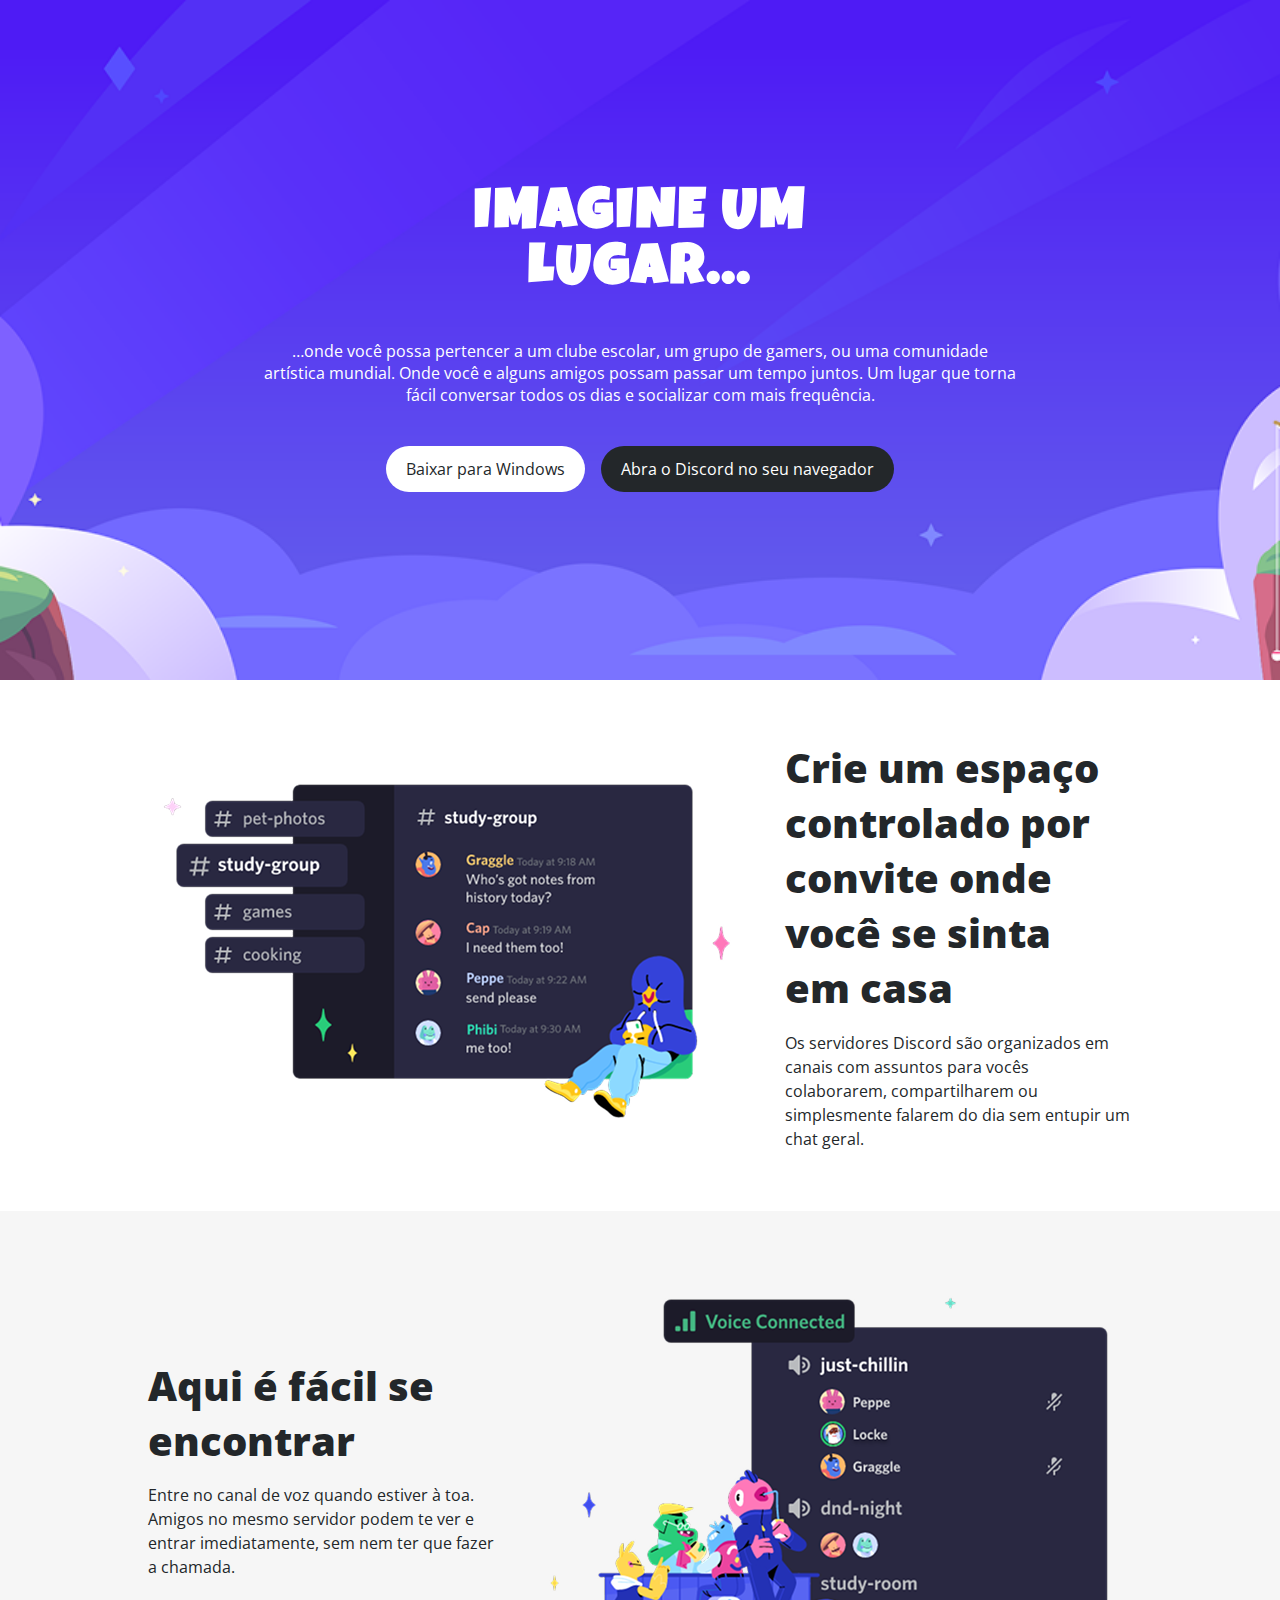
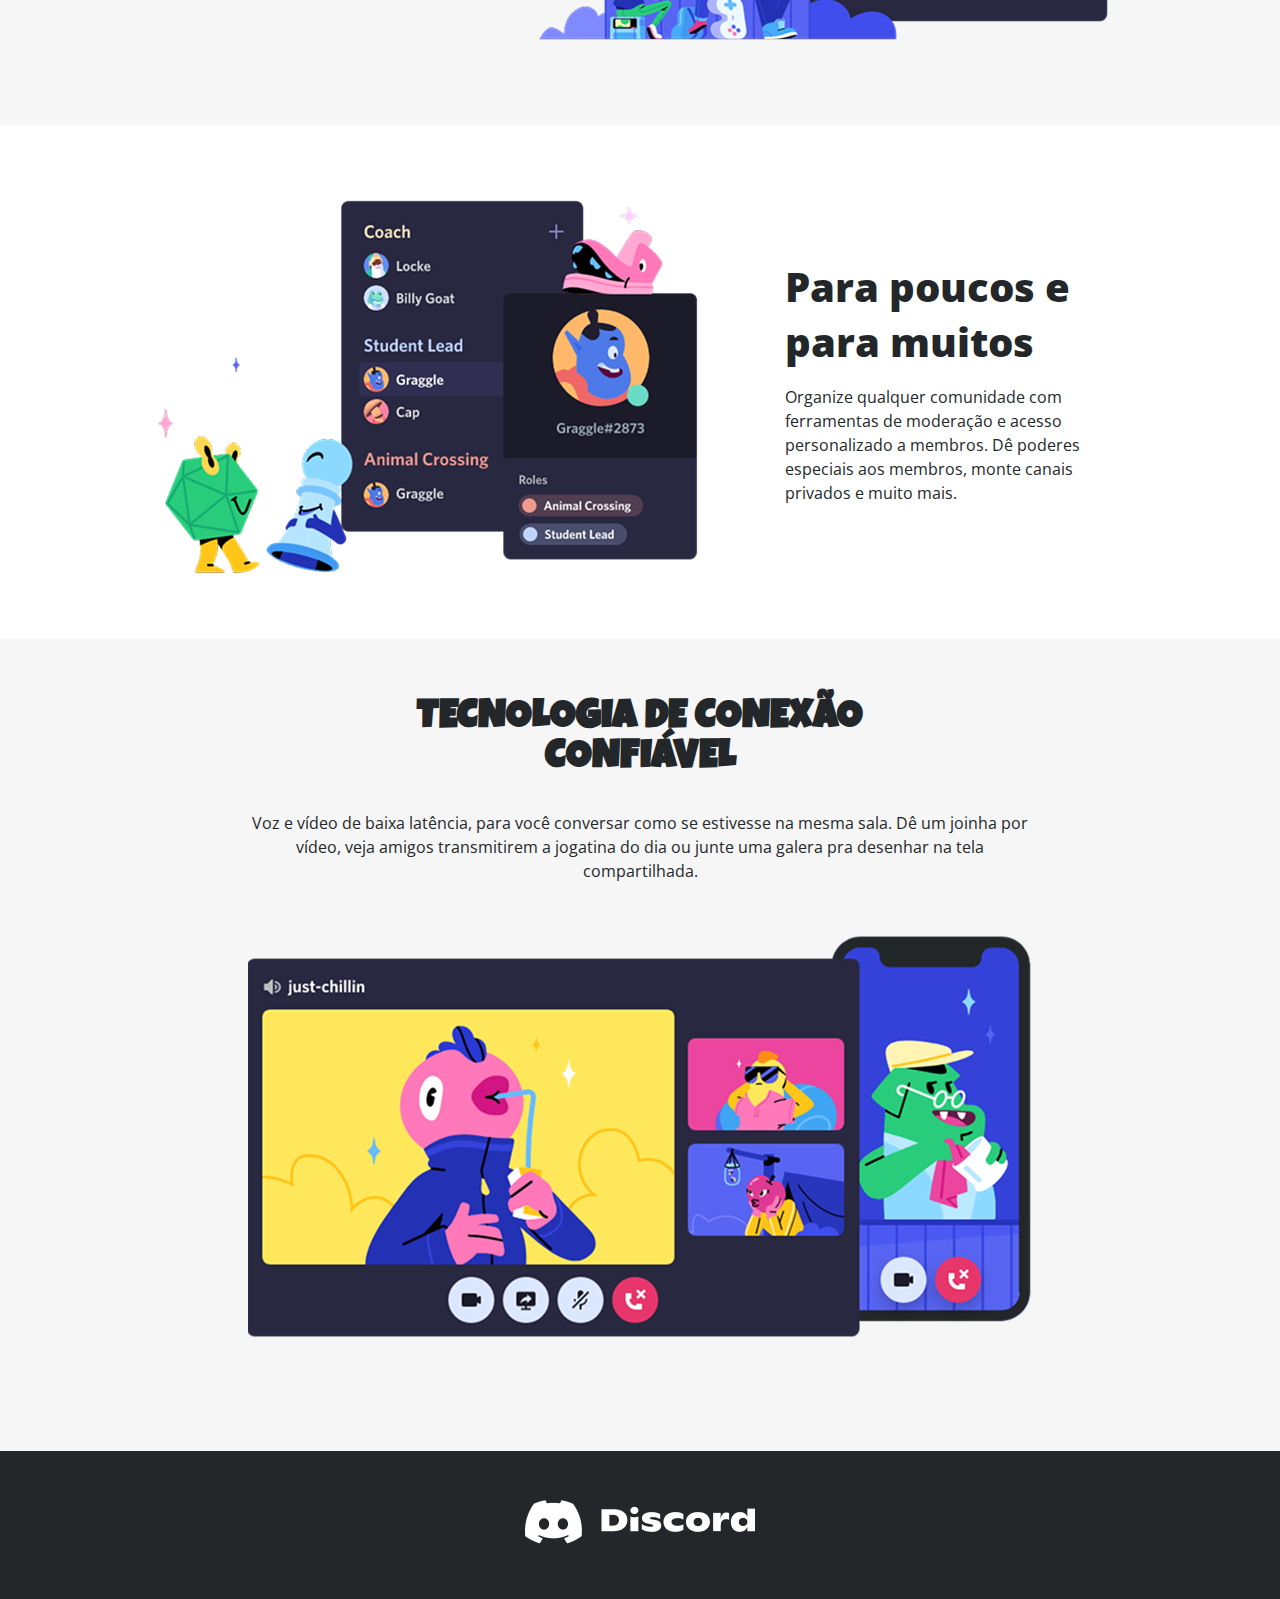
<file: Discord/index.html>
<!DOCTYPE html>
<html lang="pt-br">

<head>
  <meta charset="UTF-8">
  <meta name="viewport" content="width=device-width, initial-scale=1.0">
  <link rel="stylesheet" href="style.css">
  <link rel="preconnect" href="https://fonts.googleapis.com">
  <link rel="preconnect" href="https://fonts.gstatic.com" crossorigin>
  <link
    href="https://fonts.googleapis.com/css2?family=Luckiest+Guy&family=Open+Sans:ital,wght@0,300..800;1,300..800&display=swap"
    rel="stylesheet">
  <title>Site Discord - Desafio DIO Front End</title>
</head>

<body>
  <header>
    <div class="container-header">
      <h1>IMAGINE UM LUGAR...</h1>
      <p>
        …onde você possa pertencer a um clube escolar, um grupo de gamers, ou uma comunidade artística mundial. Onde
        você e alguns amigos possam passar um tempo juntos. Um lugar que torna fácil conversar todos os dias e
        socializar com mais frequência.
      </p>
      <div class="botoes">
        <button class="baixar-button">Baixar para Windows</button>
        <button class="navegador-button">Abra o Discord no seu navegador</button>
      </div>
    </div>
  </header>

  <main>
    <section class="section1">
      <img src="assets/section1.png" alt="Imagem de pessoas se comunicando" title="Comunicação">
      <div class="text-section1">
        <h2>Crie um espaço controlado por convite onde você se sinta em casa</h2>
        <p>
          Os servidores Discord são organizados em canais com assuntos para vocês colaborarem, compartilharem ou
          simplesmente falarem do dia sem entupir um chat geral.
        </p>
      </div>
    </section>

    <section class="section2">
      <div class="text-section2">
        <h2>Aqui é fácil se encontrar</h2>
        <p>
          Entre no canal de voz quando estiver à toa. Amigos no mesmo servidor podem te ver e entrar imediatamente, sem
          nem ter que fazer a chamada.
        </p>
      </div>
      <img src="assets/section2.png" alt="Imagem de pessoas se comunicando" title="Comunicação">
    </section>

    <section class="section3">
      <img src="assets/Section-IMG-3.png" alt="Imagem de pessoas se comunicando" title="Comunicação">
      <div class="text-section3">
        <h2>Para poucos e para muitos</h2>
        <p>Organize qualquer comunidade com ferramentas de moderação e acesso personalizado a membros. Dê poderes
          especiais aos membros, monte canais privados e muito mais.</p>
      </div>
    </section>

    <section class="section4">
      <div class="text-section4">
        <h2>TECNOLOGIA DE CONEXÃO CONFIÁVEL</h2>
        <p>
          Voz e vídeo de baixa latência, para você conversar como se estivesse na mesma sala. Dê um joinha por vídeo,
          veja amigos transmitirem a jogatina do dia ou junte uma galera pra desenhar na tela compartilhada.
        </p>
      </div>
      <img src="assets/Section-IMG-4.png" alt="Imagem de pessoas se comunicando" title="Comunicação">
  </main>

  <footer>
    <img src="assets/discord-logo-footer.png" alt="Logo do Discord" title="Discord">
  </footer>
</body>

</html>
</file>
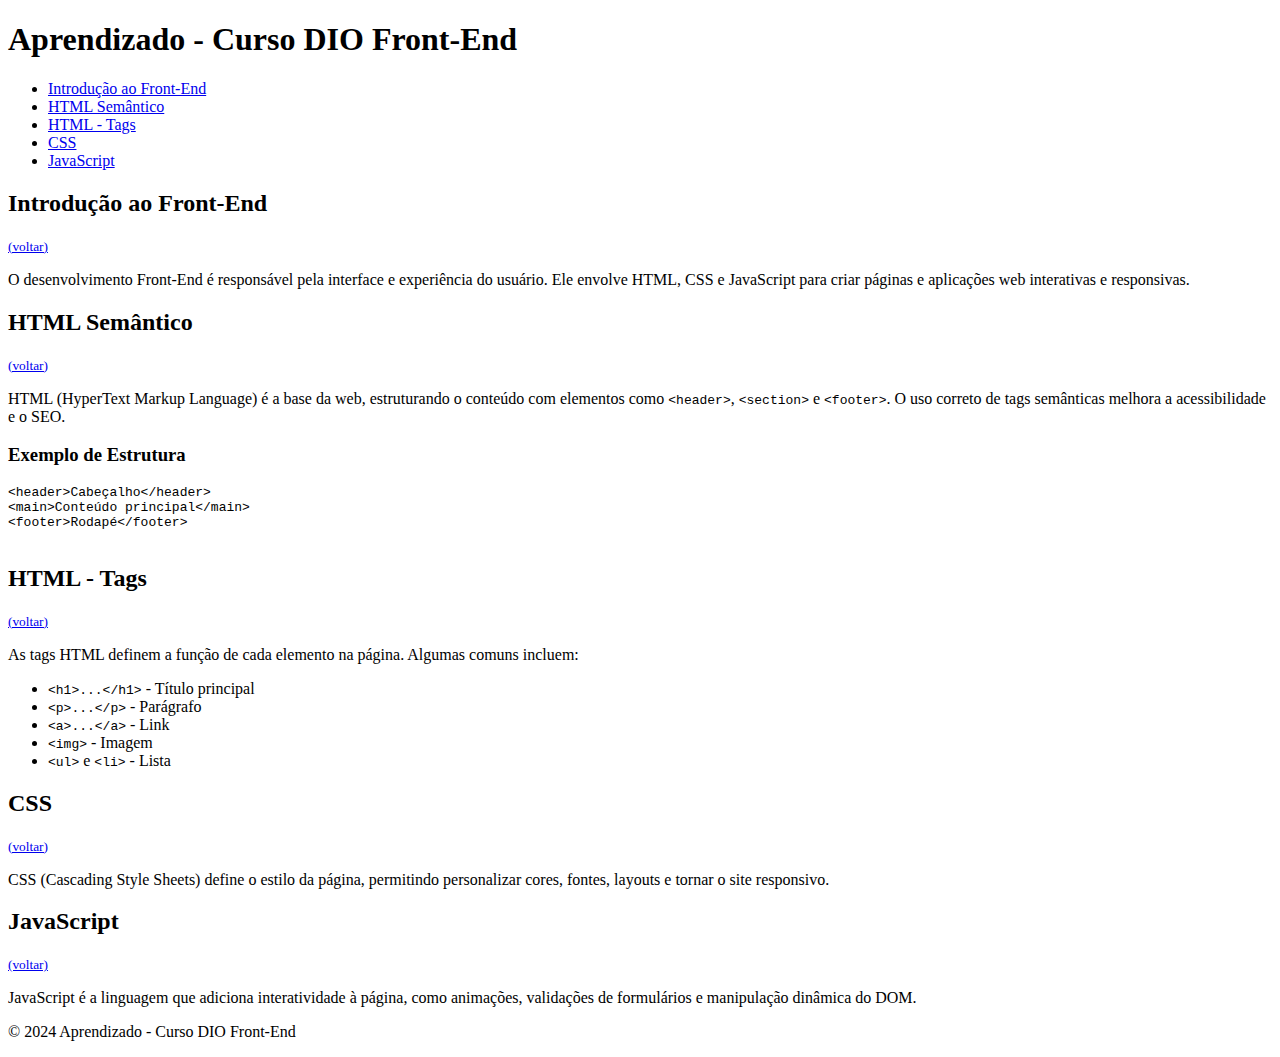
<file: HTML/index.html>
<!DOCTYPE html>
<html lang="pt-br">

<head>
  <meta charset="UTF-8">
  <meta name="viewport" content="width=device-width, initial-scale=1.0">
  <title>Aprendizado - Curso DIO Front-End</title>
</head>

<body>

  <!-- Cabeçalho da página -->
  <header id="inicio">
    <h1>Aprendizado - Curso DIO Front-End</h1>

    <!-- Navegação principal -->
    <nav aria-label="Menu principal">
      <ul>
        <li><a href="#introducao">Introdução ao Front-End</a></li>
        <li><a href="#html-semantico">HTML Semântico</a></li>
        <li><a href="#html-tags">HTML - Tags</a></li>
        <li><a href="#css">CSS</a></li>
        <li><a href="#javascript">JavaScript</a></li>
      </ul>
    </nav>
  </header>

  <!-- Conteúdo principal -->
  <main>

    <!-- Introdução -->
    <section id="introducao">
      <header>
        <h2>Introdução ao Front-End</h2>
        <small><a href="#inicio">(voltar)</a></small>
      </header>
      <p>O desenvolvimento Front-End é responsável pela interface e experiência do usuário. Ele envolve HTML, CSS e
        JavaScript para criar páginas e aplicações web interativas e responsivas.</p>
    </section>

    <!-- HTML Semântico -->
    <section id="html-semantico">
      <header>
        <h2>HTML Semântico</h2>
        <small><a href="#inicio">(voltar)</a></small>
      </header>
      <p>HTML (HyperText Markup Language) é a base da web, estruturando o conteúdo com elementos como
        <code>&lt;header&gt;</code>, <code>&lt;section&gt;</code> e <code>&lt;footer&gt;</code>. O uso correto de tags
        semânticas melhora a acessibilidade e o SEO.
      </p>
      <article>
        <h3>Exemplo de Estrutura</h3>
        <pre>
&lt;header&gt;Cabeçalho&lt;/header&gt;
&lt;main&gt;Conteúdo principal&lt;/main&gt;
&lt;footer&gt;Rodapé&lt;/footer&gt;
        </pre>
      </article>
    </section>

    <!-- HTML Tags -->
    <section id="html-tags">
      <header>
        <h2>HTML - Tags</h2>
        <small><a href="#inicio">(voltar)</a></small>
      </header>
      <p>As tags HTML definem a função de cada elemento na página. Algumas comuns incluem:</p>
      <ul>
        <li><code>&lt;h1&gt;...&lt;/h1&gt;</code> - Título principal</li>
        <li><code>&lt;p&gt;...&lt;/p&gt;</code> - Parágrafo</li>
        <li><code>&lt;a&gt;...&lt;/a&gt;</code> - Link</li>
        <li><code>&lt;img&gt;</code> - Imagem</li>
        <li><code>&lt;ul&gt;</code> e <code>&lt;li&gt;</code> - Lista</li>
      </ul>
    </section>

    <!-- CSS -->
    <section id="css">
      <header>
        <h2>CSS</h2>
        <small><a href="#inicio">(voltar)</a></small>
      </header>
      <p>CSS (Cascading Style Sheets) define o estilo da página, permitindo personalizar cores, fontes, layouts e tornar
        o site responsivo.</p>
    </section>

    <!-- JavaScript -->
    <section id="javascript">
      <header>
        <h2>JavaScript</h2>
        <small><a href="#inicio">(voltar)</a></small>
      </header>
      <p>JavaScript é a linguagem que adiciona interatividade à página, como animações, validações de formulários e
        manipulação dinâmica do DOM.</p>
    </section>

  </main>

  <!-- Rodapé -->
  <footer>
    <p>&copy; 2024 Aprendizado - Curso DIO Front-End</p>
  </footer>

</body>

</html>
</file>
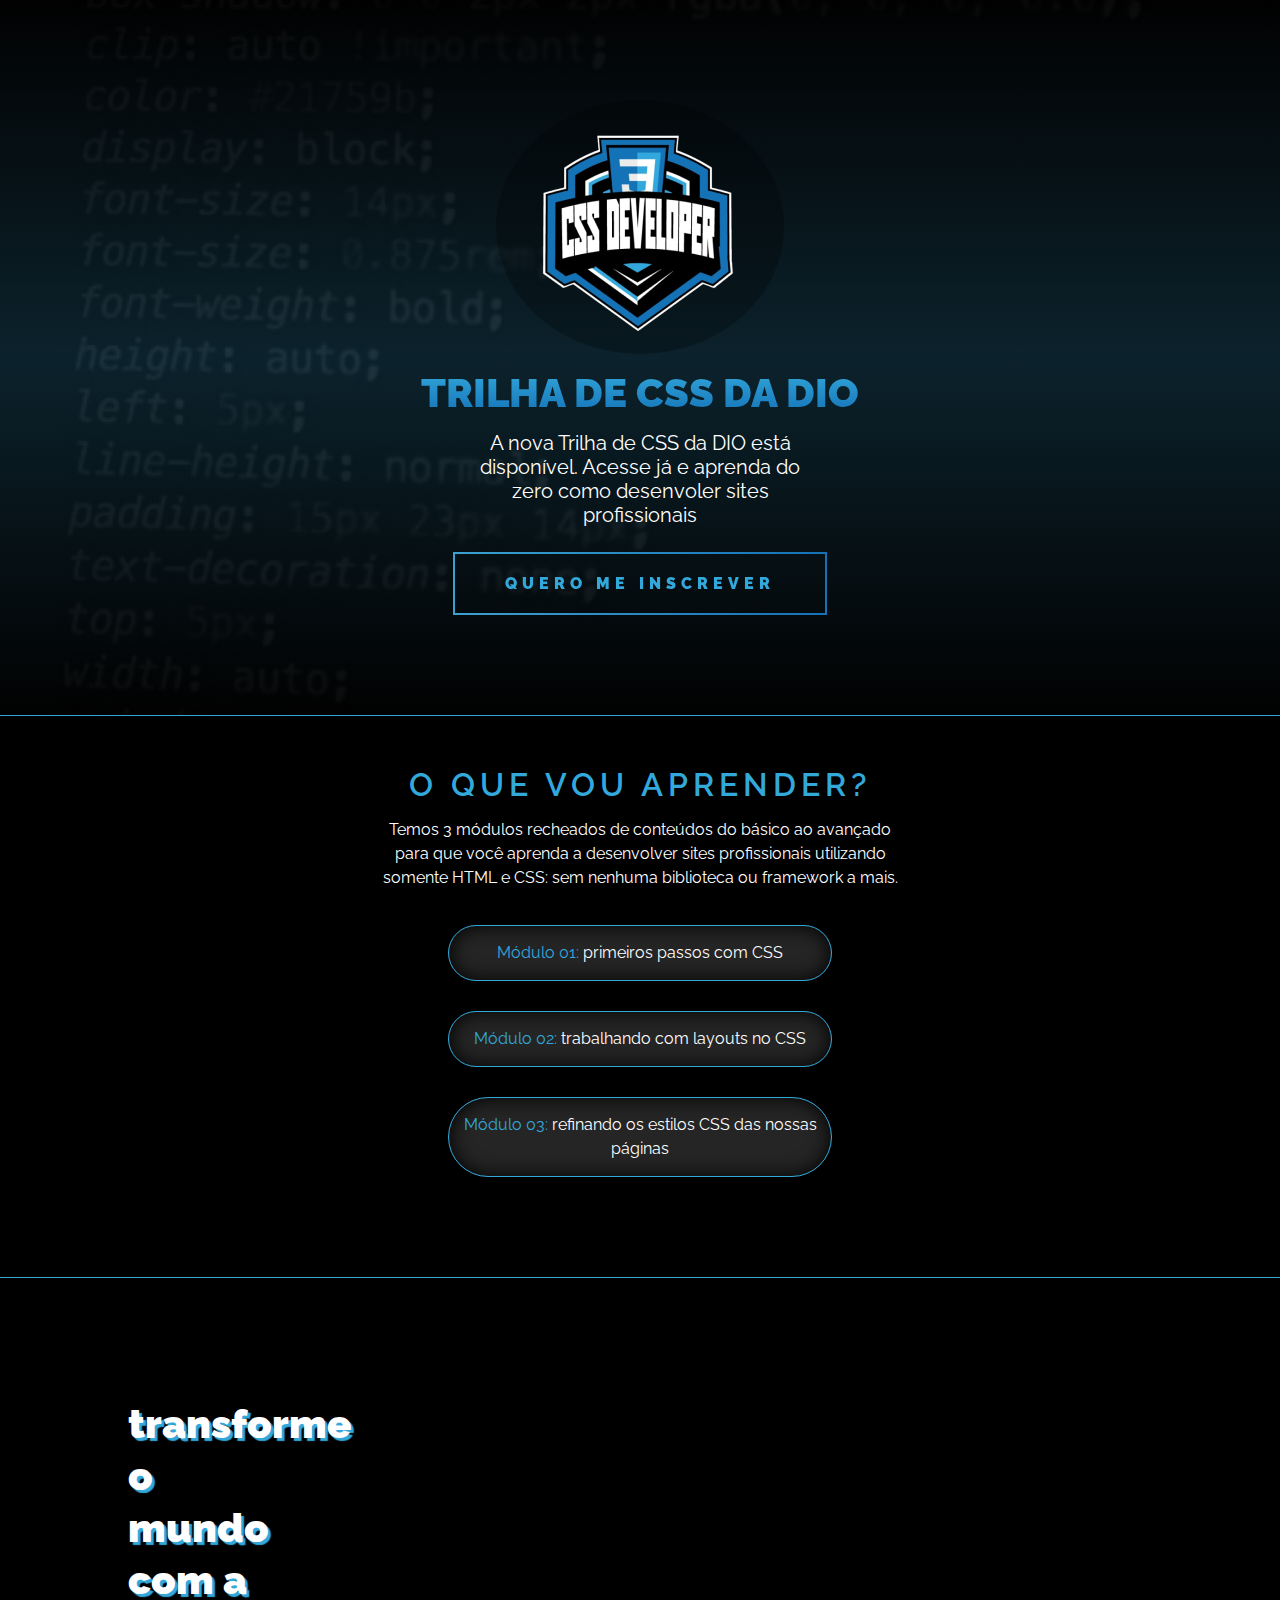
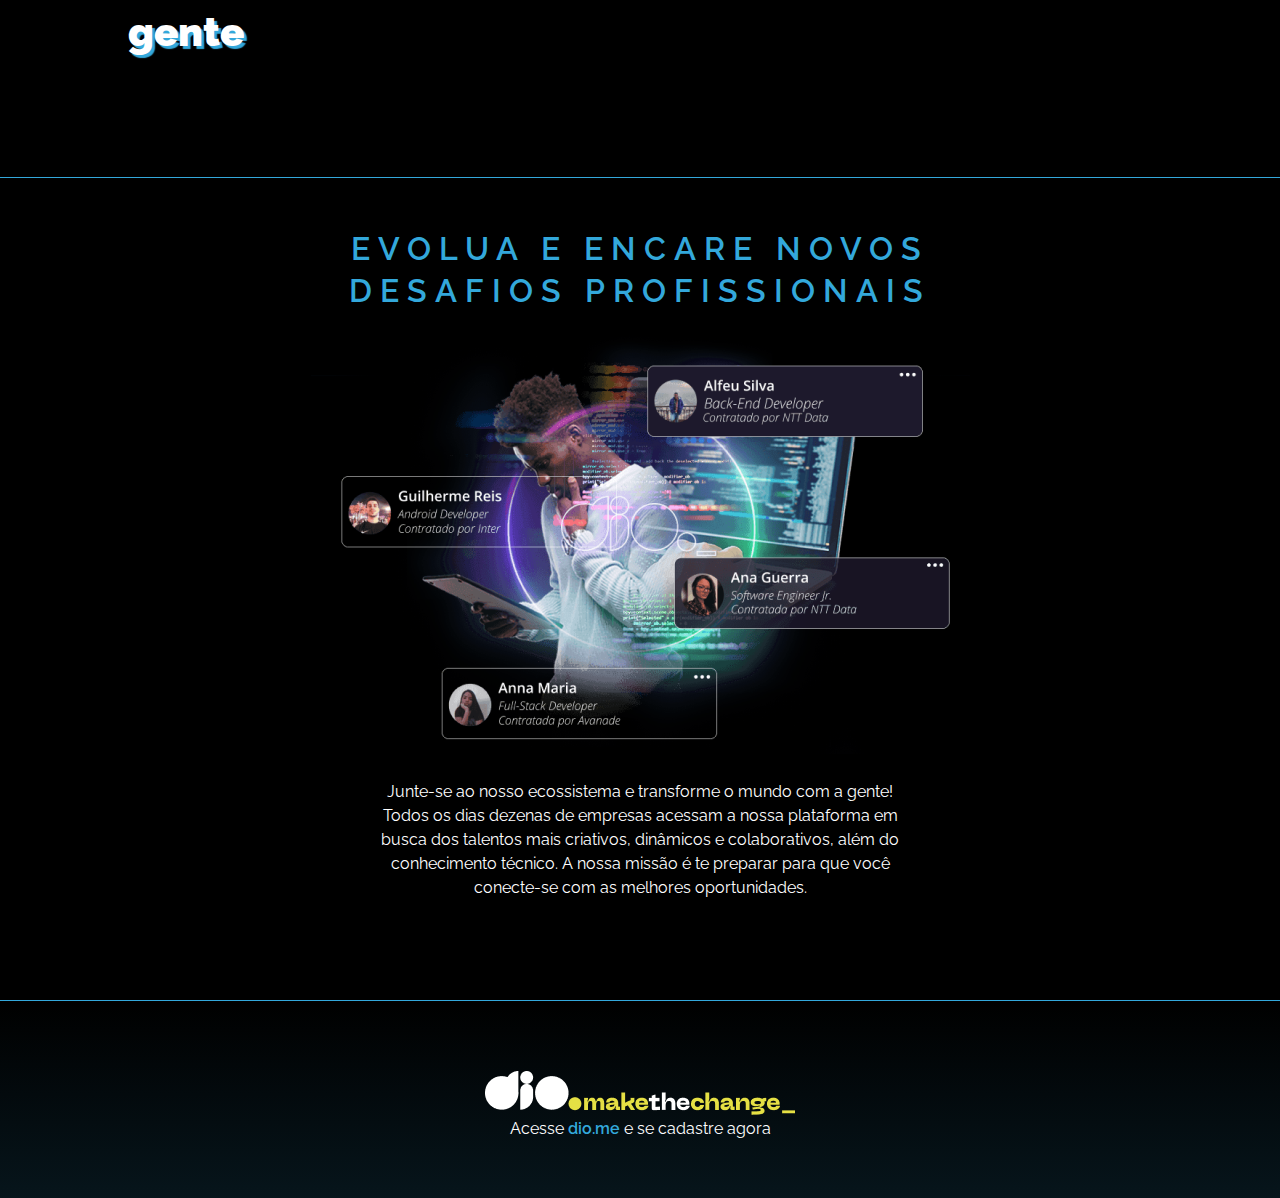
<file: LP-DIO/index.html>
<!DOCTYPE html>
<html lang="pt-br">

<head>
  <meta charset="UTF-8">
  <meta name="viewport" content="width=device-width, initial-scale=1.0">
  <link rel="stylesheet" href="style.css">
  <link rel="preconnect" href="https://fonts.googleapis.com">
  <link rel="preconnect" href="https://fonts.gstatic.com" crossorigin>
  <link href="https://fonts.googleapis.com/css2?family=Raleway:ital,wght@0,100..900;1,100..900&display=swap"
    rel="stylesheet">
  <title>Landing Page Projeto DIO</title>
</head>

<body>
  <header>
    <div class="container-header">
      <img src="assets/logo-css.png" title="Logotipo Trilha de CSS DIO" alt="Logo Curso CSS3 Developer">
      <h1>Trilha de css da dio</h1>
      <p>A nova Trilha de CSS da DIO está disponível. Acesse já e aprenda do zero como desenvoler sites profissionais
      </p>
      <button>QUERO ME INSCREVER</button>
    </div>
  </header>

  <main>
    <section class="container-aprender">
      <h2>O QUE VOU APRENDER?</h2>
      <p>Temos 3 módulos recheados de conteúdos do básico ao avançado para que você aprenda a desenvolver sites
        profissionais utilizando somente HTML e CSS: sem nenhuma biblioteca ou framework a mais.</p>

      <div class="modulos">
        <div>
          <p>
            <span>Módulo 01:</span> primeiros passos com CSS
          </p>
        </div>
        <div>
          <p>
            <span>Módulo 02:</span> trabalhando com layouts no CSS
          </p>
        </div>
        <div>
          <p>
            <span>Módulo 03:</span> refinando os estilos CSS das nossas páginas
          </p>
        </div>
      </div>
    </section>
    <section class="img-mulher-fixa">
      <p>transforme
        o mundo
        com a gente</p>
    </section>
    <section class="container-evolua">
      <h2>EVOLUA E ENCARE NOVOS DESAFIOS PROFISSIONAIS</h2>
      <img src="assets/depoimentos.png" title="Imagem Depoimentos" alt="Imagem Depoimentos">
      <p>Junte-se ao nosso ecossistema e transforme o mundo com a gente! Todos os dias dezenas de empresas acessam a
        nossa plataforma em busca dos talentos mais criativos, dinâmicos e colaborativos, além do conhecimento técnico.
        A nossa missão é te preparar para que você conecte-se com as melhores oportunidades.</p>
    </section>
  </main>

  <footer>
    <img src="assets/dio-logo.png" title="Logotipo DIO" alt="Logo DIO">
    <p>
      Acesse <a href="https://www.dio.me/" target="_blank"> dio.me</a> e se cadastre agora
    </p>
  </footer>
</body>

</html>
</file>
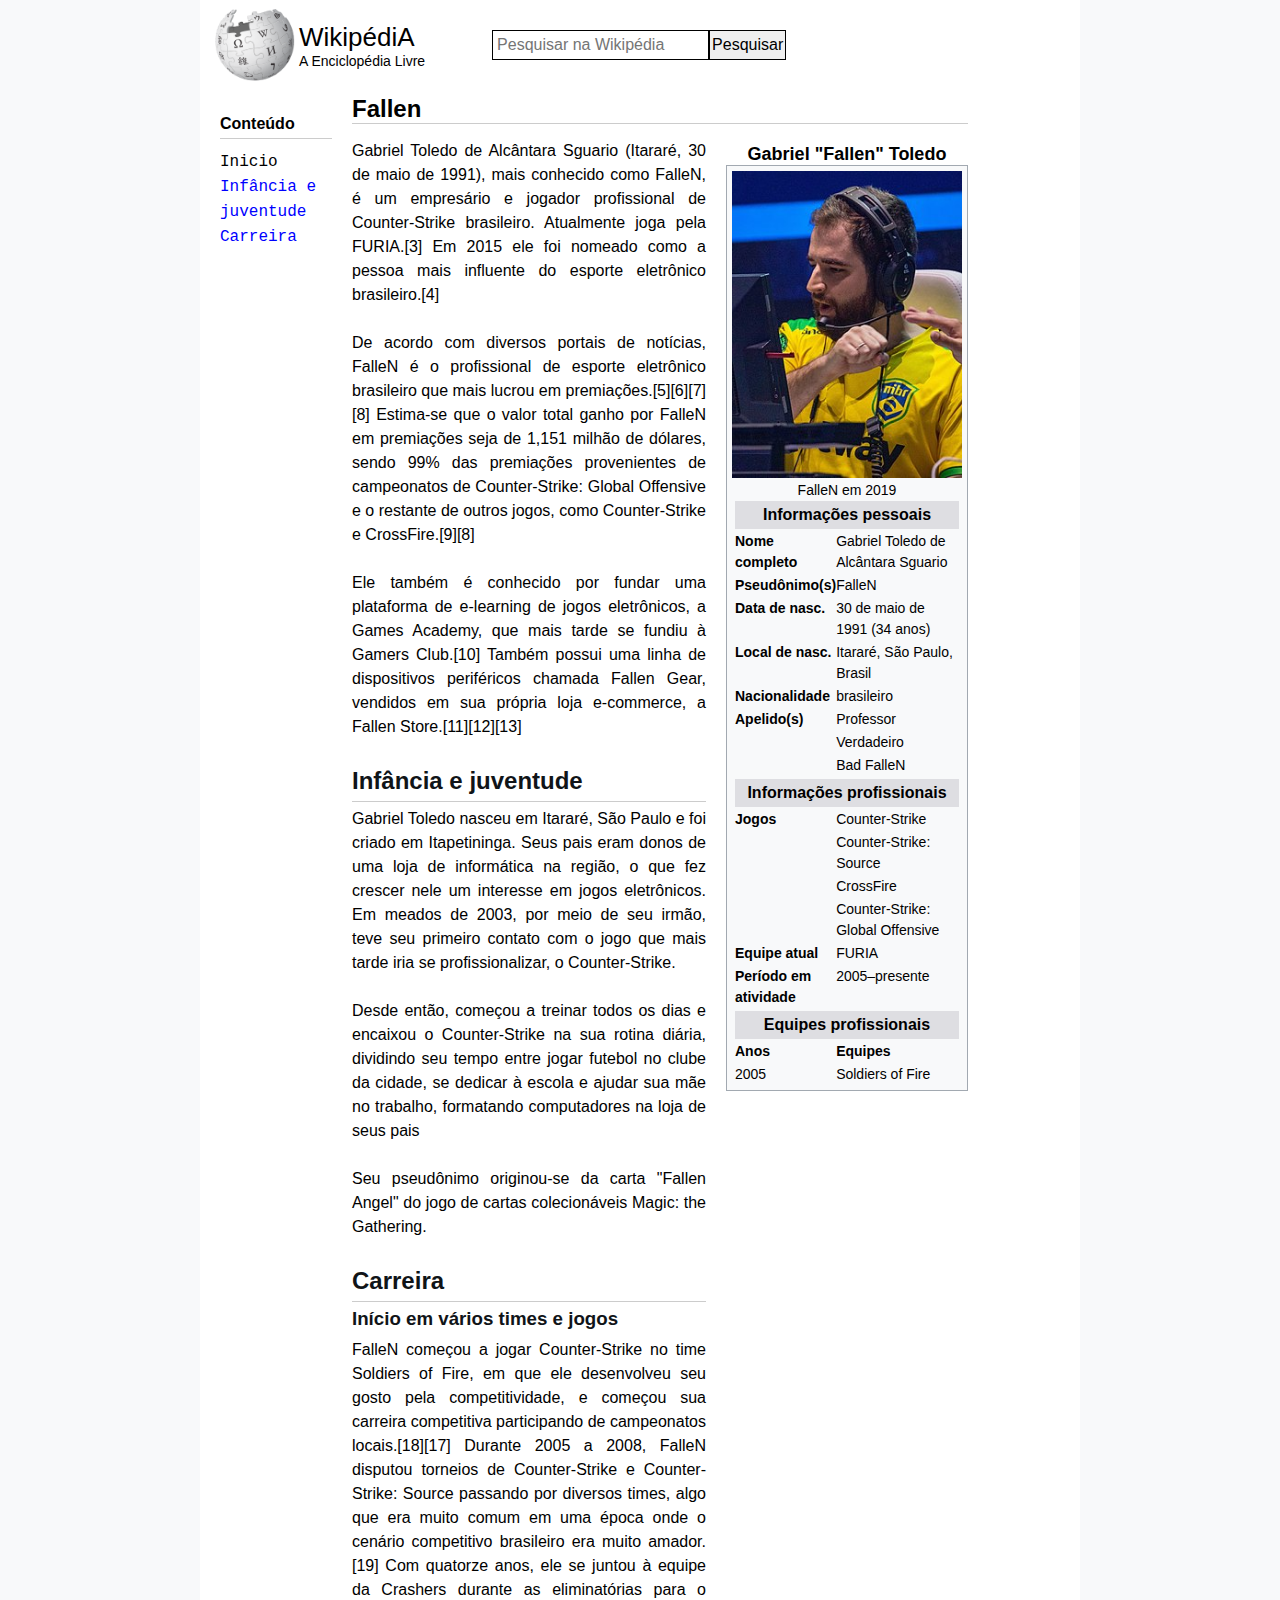
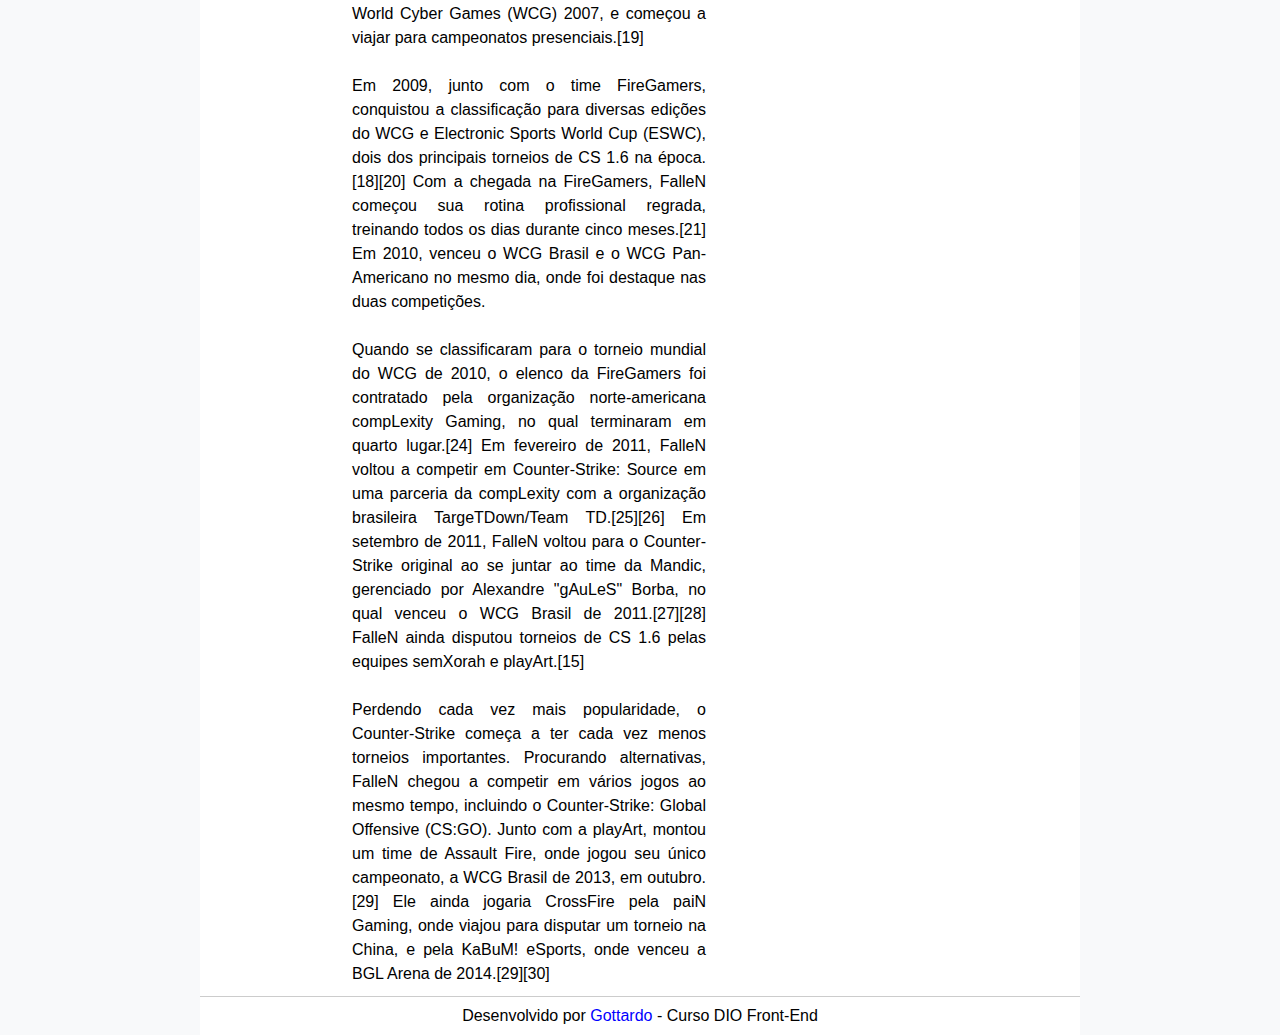
<file: Wikipedia/index.html>
<!DOCTYPE html>
<html lang="pt-br">

<head>
  <meta charset="UTF-8">
  <meta name="viewport" content="width=device-width, initial-scale=1.0">
  <title>Cópia do Wikipédia - Fallen - Curso DIO Front-End</title>
  <link rel="stylesheet" href="style.css">
</head>

<body>
  <header>
    <nav>
      <!-- logo -->
      <div class="logo">
        <img src="./assets/wikipedia.png" alt="Logo Wikipédia" width="80">
        <div class="logo-text">
          <p class="title">WikipédiA</p>
          <p class="description">A Enciclopédia Livre</p>
        </div>
      </div>

      <div class="search-bar">
        <input class="search-bar-input" type="text" placeholder="Pesquisar na Wikipédia">
        <button>Pesquisar</button>
      </div>

    </nav>
  </header>

  <main id="inicio">
    <!-- sidebar -->
    <aside class="sidebar-esquerda">
      <p><b>Conteúdo</b></p>
      <hr>
      <nav>
        <ul>
          <li><a class="inicio" href="#inicio">Inicio</a></li>
          <li><a href="#infancia">Infância e juventude</a></li>
          <li><a href="#carreira">Carreira</a></li>
        </ul>
      </nav>
    </aside>

    <!-- conteudo principal -->
    <section class="conteudo-principal">
      <h1>Fallen</h1>
      <hr>
      <div class="conteudo-flex">
        <article class="introducao">
          <p>Gabriel Toledo de Alcântara Sguario (Itararé, 30 de maio de 1991),
            mais conhecido como FalleN, é um empresário e jogador profissional de
            Counter-Strike brasileiro. Atualmente joga pela FURIA.[3]
            Em 2015 ele foi nomeado como a pessoa mais influente do esporte
            eletrônico brasileiro.[4]</p>
          <br>
          <p>
            De acordo com diversos portais de notícias, FalleN é o profissional de esporte eletrônico
            brasileiro que mais lucrou em premiações.[5][6][7][8] Estima-se que o valor
            total ganho por FalleN em premiações seja de 1,151 milhão de dólares,
            sendo 99% das premiações provenientes de campeonatos de Counter-Strike:
            Global Offensive e o restante de outros jogos, como Counter-Strike e CrossFire.[9][8]
          </p>
          <br>
          <p>
            Ele também é conhecido por fundar uma plataforma de e-learning de jogos eletrônicos,
            a Games Academy, que mais tarde se fundiu à Gamers Club.[10]
            Também possui uma linha de dispositivos periféricos chamada Fallen Gear,
            vendidos em sua própria loja e-commerce, a Fallen Store.[11][12][13]
          </p>
          <br>

          <h2 id="infancia">Infância e juventude</h2>
          <hr>
          <p class="indentado">
            Gabriel Toledo nasceu em Itararé, São Paulo e foi criado em Itapetininga. Seus
            pais eram donos de uma loja de informática na região, o que fez crescer nele um
            interesse em jogos eletrônicos. Em meados de 2003, por meio de seu irmão, teve
            seu primeiro contato com o jogo que mais tarde iria se profissionalizar, o Counter-Strike.
          </p>
          <br>
          <p>
            Desde então, começou a treinar todos os dias e encaixou o Counter-Strike
            na sua rotina diária, dividindo seu tempo entre jogar futebol no clube da cidade,
            se dedicar à escola e ajudar sua mãe no trabalho, formatando computadores na loja
            de seus pais
          </p>
          <br>
          <p>
            Seu pseudônimo originou-se da carta "Fallen Angel" do
            jogo de cartas colecionáveis Magic: the Gathering.
          </p>
          <br>

          <h2 id="carreira">Carreira</h2>
          <hr>
          <h3>Início em vários times e jogos</h3>
          <p class="indentado">
            FalleN começou a jogar Counter-Strike no time Soldiers of Fire, em que ele desenvolveu seu gosto pela
            competitividade, e começou sua carreira competitiva participando de campeonatos locais.[18][17] Durante 2005
            a 2008, FalleN disputou torneios de Counter-Strike e Counter-Strike: Source passando por diversos times,
            algo que era muito comum em uma época onde o cenário competitivo brasileiro era muito amador.[19] Com
            quatorze anos, ele se juntou à equipe da Crashers durante as eliminatórias para o World Cyber Games (WCG)
            2007, e começou a viajar para campeonatos presenciais.[19]
          </p>
          <br>
          <p>
            Em 2009, junto com o time FireGamers, conquistou a classificação para diversas edições do WCG e Electronic
            Sports World Cup (ESWC), dois dos principais torneios de CS 1.6 na época.[18][20] Com a chegada na
            FireGamers, FalleN começou sua rotina profissional regrada, treinando todos os dias durante cinco meses.[21]
            Em 2010, venceu o WCG Brasil e o WCG Pan-Americano no mesmo dia, onde foi destaque nas duas competições.
          </p>
          <br>
          <p>
            Quando se classificaram para o torneio mundial do WCG de 2010, o elenco da FireGamers foi contratado pela
            organização norte-americana compLexity Gaming, no qual terminaram em quarto lugar.[24] Em fevereiro de 2011,
            FalleN voltou a competir em Counter-Strike: Source em uma parceria da compLexity com a organização
            brasileira TargeTDown/Team TD.[25][26] Em setembro de 2011, FalleN voltou para o Counter-Strike original ao
            se juntar ao time da Mandic, gerenciado por Alexandre "gAuLeS" Borba, no qual venceu o WCG Brasil de
            2011.[27][28] FalleN ainda disputou torneios de CS 1.6 pelas equipes semXorah e playArt.[15]
          </p>
          <br>
          <p>
            Perdendo cada vez mais popularidade, o Counter-Strike começa a ter cada vez menos torneios importantes.
            Procurando alternativas, FalleN chegou a competir em vários jogos ao mesmo tempo, incluindo o
            Counter-Strike: Global Offensive (CS:GO). Junto com a playArt, montou um time de Assault Fire, onde jogou
            seu único campeonato, a WCG Brasil de 2013, em outubro.[29] Ele ainda jogaria CrossFire pela paiN Gaming,
            onde viajou para disputar um torneio na China, e pela KaBuM! eSports, onde venceu a BGL Arena de
            2014.[29][30]
          </p>
        </article>
        <div class="sidebar-conteudo-principal">
          <p>
            <b>Gabriel "Fallen" Toledo</b>
          </p>
          <div class="foto-fallen">
            <img src="./assets/fallen.jpg" alt="Foto do jogador FalleN" width="230">
            <p>FalleN em 2019</p>
            <div class="informacoes-pessoais">
              <h3>Informações pessoais</h3>
              <p> <b>Nome completo</b></p>
              <p> Gabriel Toledo de Alcântara Sguario</p>

              <p> <b>Pseudônimo(s)</b></p>
              <p> FalleN</p>

              <p> <b>Data de nasc.</b></p>
              <p> 30 de maio de 1991 (34 anos)</p>

              <p> <b>Local de nasc.</b></p>
              <p> Itararé, São Paulo, Brasil</p>

              <p> <b>Nacionalidade</b></p>
              <p> brasileiro</p>

              <p> <b>Apelido(s)</b></p>
              <div>
                <p> Professor</p>
                <p>Verdadeiro </p>
                <p> Bad FalleN</p>
              </div>

              <h3>Informações profissionais</h3>

              <p> <b>Jogos</b></p>
              <div>
                <p> Counter-Strike</p>
                <p>Counter-Strike: Source </p>
                <p> CrossFire</p>
                <p>Counter-Strike: Global Offensive</p>
              </div>

              <p> <b>Equipe atual</b></p>
              <p> FURIA</p>

              <p> <b>Período em atividade</b></p>
              <p> 2005–presente</p>

              <h3>Equipes profissionais</h3>

              <p> <b>Anos</b></p>
              <p> <b>Equipes</b></p>

              <p>2005</p>
              <p> Soldiers of Fire</p>

            </div>
          </div>
        </div>
      </div>

    </section>


  </main>

  <footer>
    <hr>
    <p>Desenvolvido por <a href="https://www.linkedin.com/in/gottardo/" target="_blank">Gottardo</a> - Curso DIO
      Front-End</p>
  </footer>

</body>

</html>
</file>
<file: Discord/style.css>
*{
  font-family: "Open Sans", sans-serif;
  margin: 0;
  padding: 0;
  box-sizing: border-box;
}

  /* header  */
.container-header{
  background-image: url('./assets/Header-Background.png');
  background-size: cover;
  background-repeat: no-repeat;
  background-position: center;
  height: 680px;
  display: flex;
  flex-direction: column;
  justify-content: center;
  align-items: center;
  text-align: center;
}

.container-header h1{
  color: white;
  font-size: 56px;
  text-align: center;
  font-family: "Luckiest Guy", cursive;
  max-width: 350px;
  letter-spacing: 3px;
}

.container-header p{
  color: white;
  font-size: 16px;
  max-width: 757px;
  margin: 40px 0px 40px 0px;
}

.botoes{
  display: flex;
  gap: 16px;
}

.botoes button{
  padding: 12px 20px;
  border-radius: 28px;
  border: none;
  font-size: 16px;
  cursor: pointer;
}

.baixar-button{
  background-color: white;
  color: #23272A;
}

.navegador-button{
  background-color: #23272A;
  color: white;
}

/* secao 1 */

.section1{
  display: flex;
  justify-content: center;
  align-items: center;
  padding: 60px 0px;
  gap: 30px;
}

.text-section1{
  text-align: left;
  max-width: 348px;
}

.text-section1 h2{
  font-size: 40px;
  font-weight: 800;
  margin-bottom: 16px;
  max-width: 329px;
  color: #23272A;
}

.text-section1 p{
  font-size: 16px;
  color: #23272A;
  line-height: 1.5;
}

/* section 2  */

.section2{
  background-color: #F6F6F6;
  padding: 60px 0px;
  text-align: center;
  display: flex;
  justify-content: center;
  align-items: center;
  gap: 30px;
}

.text-section2{
    max-width: 348px;
    text-align: left;
}

.text-section2 h2{
  max-width: 329px;
    font-size: 40px;
  font-weight: 800;
    margin-bottom: 15px;
     color: #23272A;
}

.text-section2 p{
  max-width: 348px;
  font-size: 16px;
  line-height: 1.5;
   color: #23272A;
}

.section2 img{
  max-width: 607px;
  height: auto;
}

/* section3 */

.section3{
  padding: 60px 0px;
  text-align: center;
  display: flex;
  justify-content: center;
  align-items: center;
  gap: 30px;
}

.section3 img{
  max-width: 607px;
  height: auto;
}

.text-section3{
    max-width: 351px;
    text-align: left;
}
.text-section3 h2{
  max-width: 329px;
    font-size: 40px;
  font-weight: 800;
    margin-bottom: 16px;
     color: #23272A;
}

.text-section3 p{
  max-width: 348px;
  font-size: 16px;
  line-height: 1.5;
  color: #23272A;
}

/* section4  */ 

.section4{
  display: flex;
  flex-direction: column;
  background-color: #F6F6F6;
  padding: 60px 0px;
  text-align: center;
justify-content: center;
  align-items: center;
  width: 100%;
} 

.text-section4{
  margin: 0 auto;
    text-align: center;
    display: flex;
    flex-direction: column;
    justify-content: center;
    align-items: center;
    gap: 16px;
}

.text-section4 h2{
  max-width: 608px;
  font-size: 40px;
  font-weight: 800;
  margin-bottom: 16px;
   color: #23272A;
   font-family: "Luckiest Guy", cursive;
   text-align: center;
}

.text-section4 p{
  max-width: 802px;
  font-size: 16px;
  line-height: 1.5;
   color: #23272A;
   text-align: center;
}

/* footer  */

footer{
  background-color: #23272A;
  color: white;
  text-align: center;
  padding: 40px 0px;
}

@media (max-width: 768px) {
  /* header  */
  .container-header{
    align-items: start;
    background-position: 73% center;
    height: 530px;
    padding: 25px;
  }
  .container-header h1{
    font-size: 32px;
    max-width: 278px;
    text-align: left;
  }

   .container-header p{
   max-width: 381px;
   text-align: left;
    margin: 30px 0px 30px 0px;
  }

.botoes{
  flex-direction: column;
  align-items: center;
  width: 100%;
  }

  .botoes button {
    width: 100%;
    padding: 15px 0px;
  }
}

@media (max-width: 1050px) {
  /* section 1 */
  .section1{
    flex-direction: column;
  }

  .section1 img{
    max-width: 100%;
    height: 252px;
  }

  .text-section1{
    max-width: 100%;
    padding: 0px 25px;
  }
  .text-section1 h2{
    max-width: 370px;
    font-size: 24px;
  }

    .text-section1 p{
    max-width: 378px;
    font-size: 16px;
  }

  /* section 2 */

  .section2{
    flex-direction: column-reverse;
    padding: 40px 15px;
  }
  .section2 img{
    max-width: 100%;
    height: auto;
  }
  .text-section2{
    max-width: 100%;
  }

  .text-section2 h2{
     max-width: 379px;
    font-size: 24px;
    margin-bottom: 30px;
  }

  .text-section2 p{
      max-width: 378px;
    font-size: 16px;
  }

  .section3{
    flex-direction: column;
    padding: 40px 15px;
  }

    .section3 img{
    max-width: 100%;
    height: auto;
  }
  .text-section3{
    max-width: 100%;
  }

  .text-section3 h2{
     max-width: 373px;
    font-size: 24px;
  }

  .text-section3 p{
      max-width: 378px;
    font-size: 16px;
  }

  .section4{
    padding: 40px 25px;
      text-align: left;
    justify-content: left;
    align-items: left;
  }

  .section4 img{
    max-width: 100%;
    height: auto;
  }

  .text-section4{
    width: 100%;
padding: 0px;
align-items: start;
  }

  .text-section4 h2{
     max-width: 376px;
    font-size: 32px;
     text-align: left;
  }

    .text-section4 p{
     max-width: 376px;
    font-size: 16px;
     text-align: left;
  }
 }

 @media (max-width: 430px) {
  /* section 1 */
  .section1 img{
    max-width: 360px;
  }
 }
</file>
<file: LP-DIO/style.css>
*{
  margin: 0;
  padding: 0;
  box-sizing: border-box;
    font-family: 'Raleway', sans-serif;
}
  /* -webkit-background-clip: text; */

header{
background: linear-gradient(to bottom, rgba(0,0,0,0.6) , #31a8dd30 , rgba(0,0,0,0.6)), 
            url('assets/banner-codigo.png') center/cover no-repeat;

    padding-top: 100px;
    padding-bottom: 100px;
    text-align: center;
    background-color: black;
  }

.container-header{
  display: flex;
  flex-direction: column;
  align-items: center;
  justify-content: center;
  gap: 15px;
 }

header img{
  padding: 20px;
  background-color: #00000040;
  border-radius: 50%;
 }

 header h1{
  text-transform: uppercase;
  background: linear-gradient(to bottom, #33A8DB , #1472B7);
  background-clip: text;
   color: transparent;
   font-weight: 900;
   font-size: 40px;
 }

 header p{
  font-size: 20px;
  color: #fff;
  width: 27%;
 }

header button{
  background-color: transparent;
 border: 2px solid;
  border-image: linear-gradient(to right, #3BA1CD, #1572B7) 1;
   text-transform: uppercase;
  letter-spacing: 5px;
  background: linear-gradient( #33A8DB 100%, #1472B7 100%);
  background-clip: text;
   color: transparent;
   font-weight: 900;
   padding: 20px 50px;
   margin-top: 10px;
  font-size: 16px;
  cursor: pointer;

 }

 .container-aprender{
  display: flex;
  flex-direction: column;
  align-items: center;
  justify-content: center;
  gap: 15px;
  background-color: black;
  color: white;
  border-top: 1px solid #33A8DB;
padding: 50px 0px 100px 0px;
 }

 .container-aprender h2{
  text-transform: uppercase;
  color: #33A8DB;
   font-weight: 600;
   font-size: 32px;
   letter-spacing: 5px;
 }

  .container-aprender p{
    font-size: 16px;
    width: 42%;
    color: #fff;
    text-align: center;
    line-height: 1.5;
  } 
  .modulos{
    display: flex;
    flex-direction: column;
    gap: 30px;
    margin-top: 20px;
    justify-content: center;
    width: 30%;
  }

  .modulos div{
    background-color: #252525;
    border: 1px solid #33A8DB;
    box-shadow: inset black 0px 0px 20px;
    padding: 15px 0px;
    text-align: center;
    border-radius: 40px;
    display: flex;
    width: 100%;
  }

  .modulos div p {
    width: 100%;
    font-size: 16px;
    text-align: center;
    color: #fff;
  }

   .modulos div p span{
    color: #33A8DB;
  }

.img-mulher-fixa{
  background: url('assets/mulher-codigo.png') no-repeat center;
  background-size: cover;
  background-attachment: fixed;
  border-top: 1px solid #33A8DB;
  background-color: black;
  height: 500px;
  align-items: center;
  display: flex;
}

.img-mulher-fixa p{
  color: white;
  font-size: 40px;
  text-align: left;
  width: 13%;
  line-height: 1.3;
  font-weight: 900;
  color: white;
  text-shadow: #33A8DB 3px 3px 1px;
  margin-left: 10%;
}

.container-evolua{
  background-color: black;
  color: white;
  border-top: 1px solid #33A8DB;
  display: flex;
  flex-direction: column;
  align-items: center;
  text-align: center;
  padding: 50px 0px 100px 0px;
}

.container-evolua h2{
  text-transform: uppercase;
  color: #33A8DB;
   font-weight: 600;
   font-size: 32px;
   letter-spacing: 8px;
   margin-bottom: 20px;
   width: 60%;
   line-height: 1.3;
  }

  .container-evolua p{
    font-size: 16px;
    width: 42%;
    color: #fff;
    text-align: center;
    line-height: 1.5;
    margin-top: 20px;
  }

  footer{
    background-image: linear-gradient(to bottom, #33A8DB00 0%, #33A8DB20 100%);
    border-top: 1px solid #33A8DB;
    text-align: center;
    padding: 70px 0px 60px 0px;
    color: white;
    background-color: black;
  }
  footer a{
    color: #33A8DB;
    text-decoration: none;
    font-weight: 600;
  }
</file>
<file: Wikipedia/style.css>
*{
  margin: 0;
  padding: 0;
  box-sizing: border-box;
  font-family: 'Arial', sans-serif;
}

body{
  background-color: #f8f9fa;
}
header{
  margin-left: 200px;
  margin-right: 200px;
  background-color: white;
}

header nav{
  display: flex;
  gap: 67px;
  padding: 5px 10px 10px 5px;
}

.search-bar{
  display: flex;
  align-items: center;
  gap: 0px;
}

input{
  padding: 4px;
  font-size: 16px;
  margin: 0;
  height: 30px;
   border: black 0.5px solid;
}

.search-bar button{
  padding: 2px;
  font-size: 16px;
  cursor: pointer;
  margin: 0;
   height: 30px;
   border: black 0.5px solid;
}



.logo{
  display: flex;
  align-items: center;
  gap: 4px;
  padding-left: 10px;
}
.logo-text .title{
  font-size: 26px;
}

.logo-text .description{
  font-size: 14px;
}

main{
  margin-inline: 200px;
  background-color: white;
  display: flex;
  gap: 20px;
}

.sidebar-esquerda{
  width: 15%;
  padding-left: 20px;
  padding-top: 20px;
}
.sidebar-esquerda p{
  font-size: 16px;
  margin-bottom: 5px;
}

hr{
  border: none;
  border-top: 0.5px solid #ccc;
}
 
ul{
  list-style: none;
  margin: 0;
  padding-top: 10px;
  line-height: 1.5;
}
ul li a{
  text-decoration: none;
  color: blue;
  font-family: monospace;
  font-size: 16px;
}
.inicio{
color: black;
}

ul li a:hover{
  text-decoration: underline;
}

.conteudo-principal{
  width: 70%;
}

h1{
  font-size: 24px;
}

.introducao{
  font-size: 16px;
  padding-top: 15px;
  text-align: justify;
  line-height: 1.5;
 padding-right: 10px;

}

.introducao p{
  line-height: 1.5;
}
.indentado{
  padding-top: 5px;
}

.introducao h2{
 color: #101418;
 padding-bottom: 2px;
}
.introducao h3{
  color: #101418;
  padding-top: 3px;
}

.conteudo-flex{
  display: flex;
  gap: 10px;
}
.sidebar-conteudo-principal{
  width: 2000px;
  padding-top: 20px;
}
.sidebar-conteudo-principal p{
  font-size: 18px;
  text-align: center;
}
.foto-fallen{
  border: #a2a9b1 0.5px solid;
  text-align: center;
  font-size: 6px;
  background-color: #f8f9fa;
  padding-top: 5px;
  padding-bottom: 5px;
  padding-inline: 5px;
}

.foto-fallen p{
  font-size: 14px;
  margin-top: 3px;
  margin-bottom: 0;
}

.informacoes-pessoais{
  display: grid;
  grid-template-columns:  2fr 3fr;
  margin-inline: 3px;
  line-height: 1.5;
}

.informacoes-pessoais h3{
  grid-column: 1 / -1;
  text-align: center;
  font-size: 16px;
  margin-top: 3px;
  padding: 2px;
  background-color: #DEDEE2;
  color: black;
  margin-bottom: 0;
}
.informacoes-pessoais p{
  font-size: 14px;
  text-align: left;
  margin-top: 2px;
  padding: 0;
}


footer{
  text-align: center;
  font-size: 16px;
  padding-top: 10px;
  padding-bottom: 10px;
  margin-inline: 200px;
  background-color: white;
}

footer a{
  text-decoration: none;
  color: blue;
}

footer a:hover{
  text-decoration: underline;
}

footer p{
  margin-top: 10px;
}
</file>
